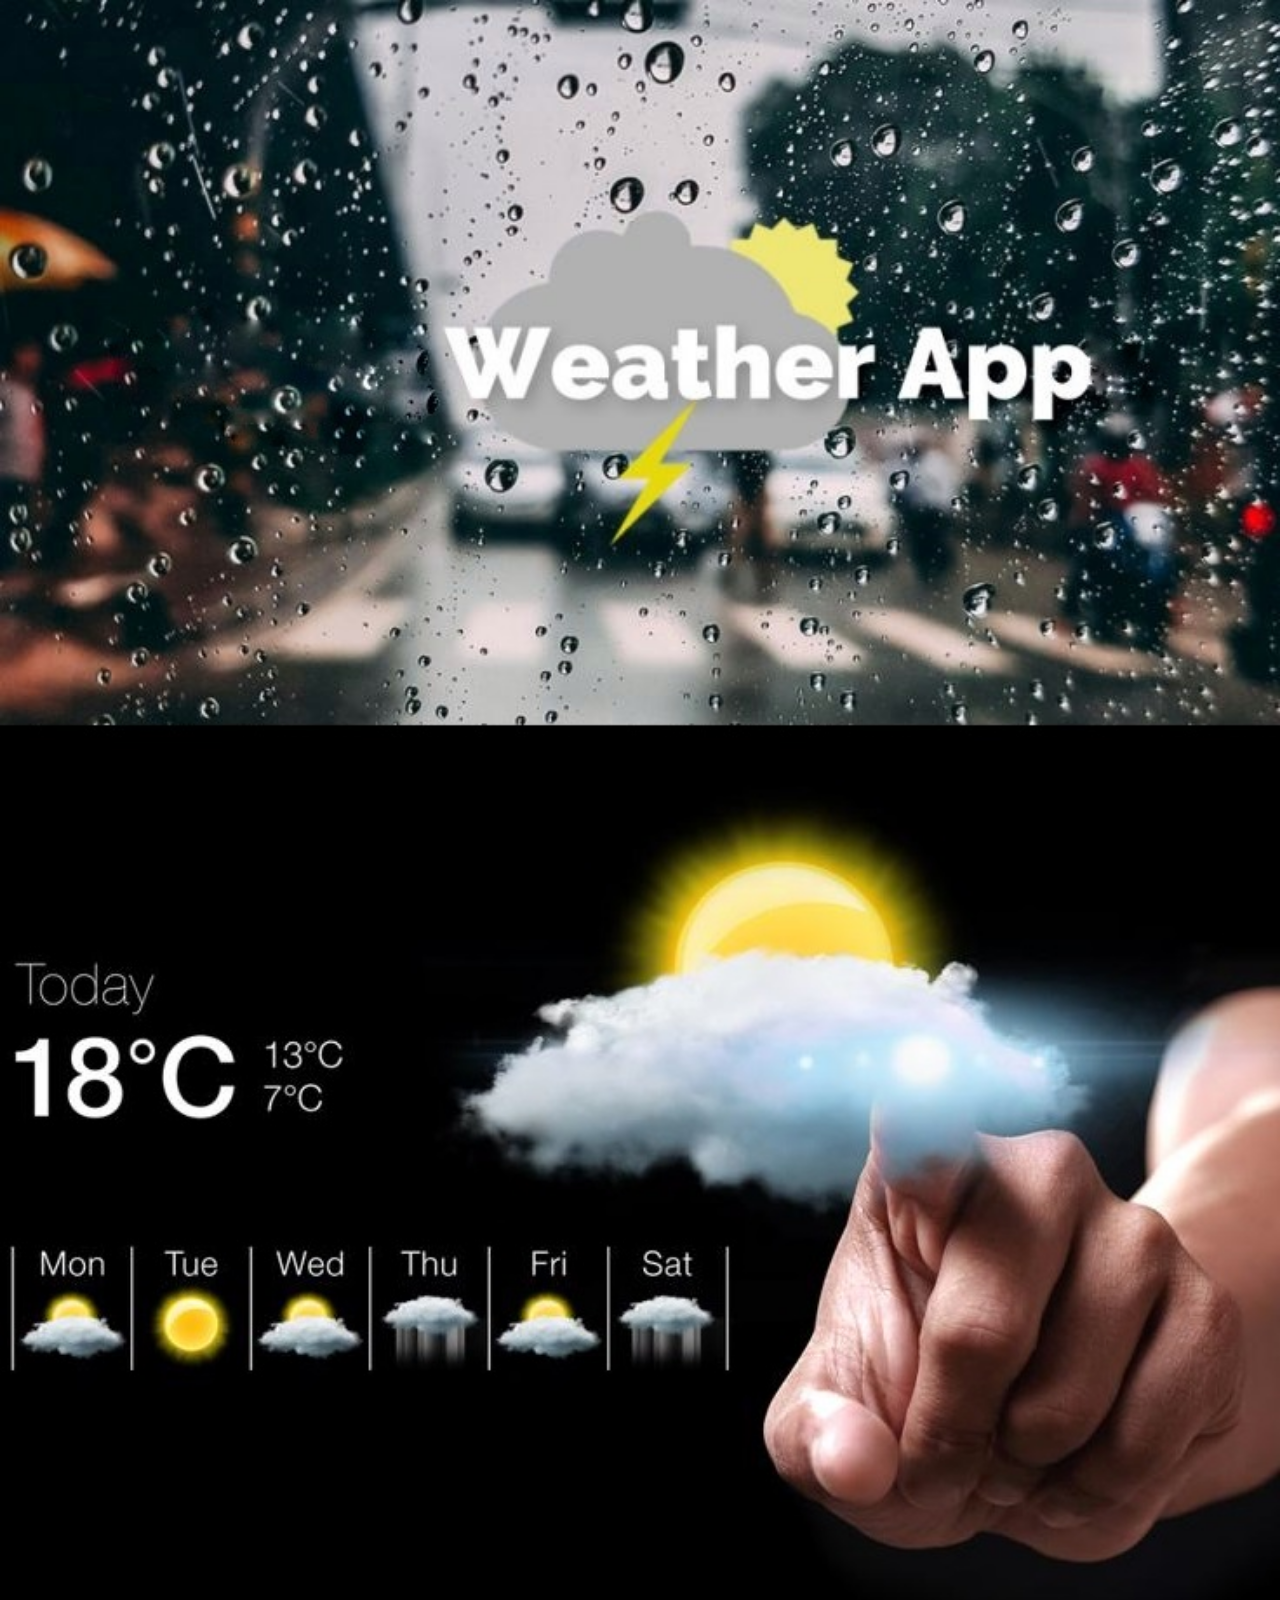
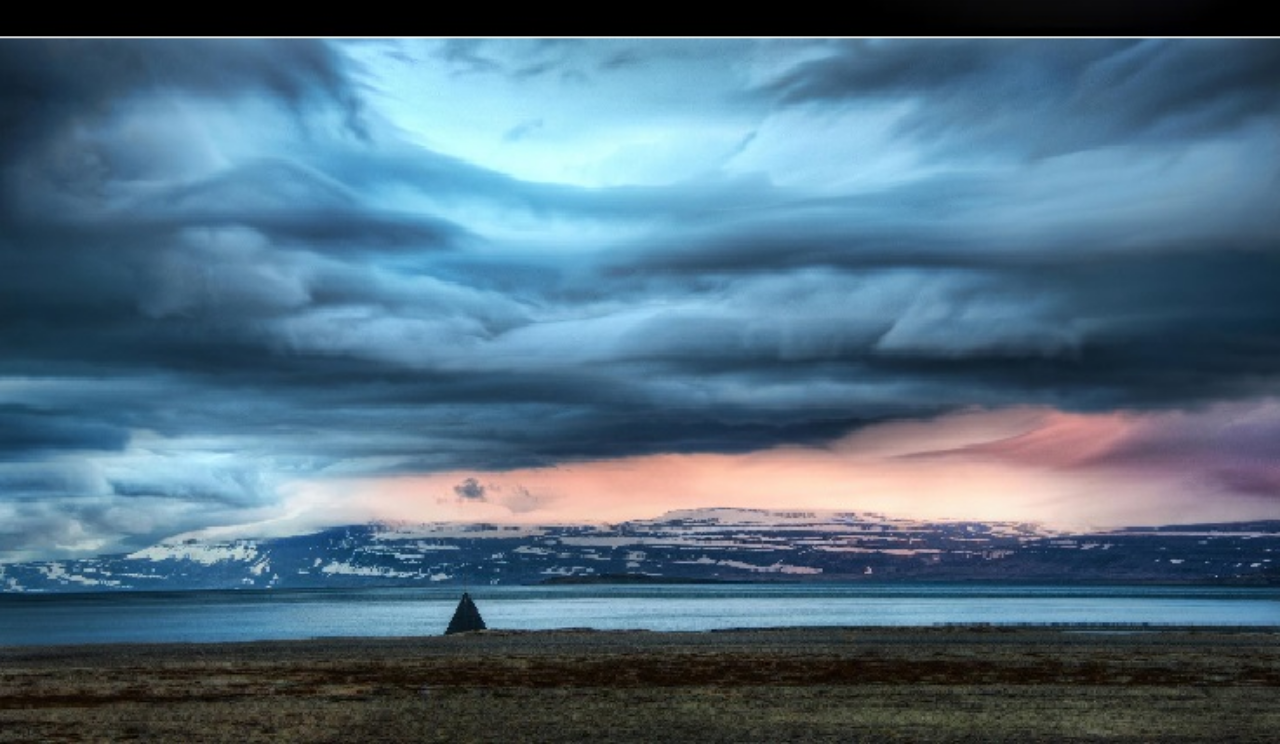
<file: SOURCE CODE/index.html>
<!DOCTYPE html>
<html>
    <head>
        <link rel="stylesheet" href="https://maxcdn.bootstrapcdn.com/bootstrap/3.4.1/css/bootstrap.min.css">
    <link rel="stylesheet" href="https://maxcdn.bootstrapcdn.com/bootstrap/4.0.0/css/bootstrap.min.css" integrity="sha384-Gn5384xqQ1aoWXA+058RXPxPg6fy4IWvTNh0E263XmFcJlSAwiGgFAW/dAiS6JXm" crossorigin="anonymous">
    <link rel="stylesheet" href="https://maxcdn.bootstrapcdn.com/bootstrap/4.5.2/css/bootstrap.min.css">
    </head>
    <style>
    responsive-image
    {
    width: 100%;
    background-size: 100% 100%;
   } 
        </style>
<body>


    <a href="index1.html">
<img src="backimage.jpeg"  width="121000"  class="img-responsive img-fluid ">
    </a>



</body>
</html>
</file>
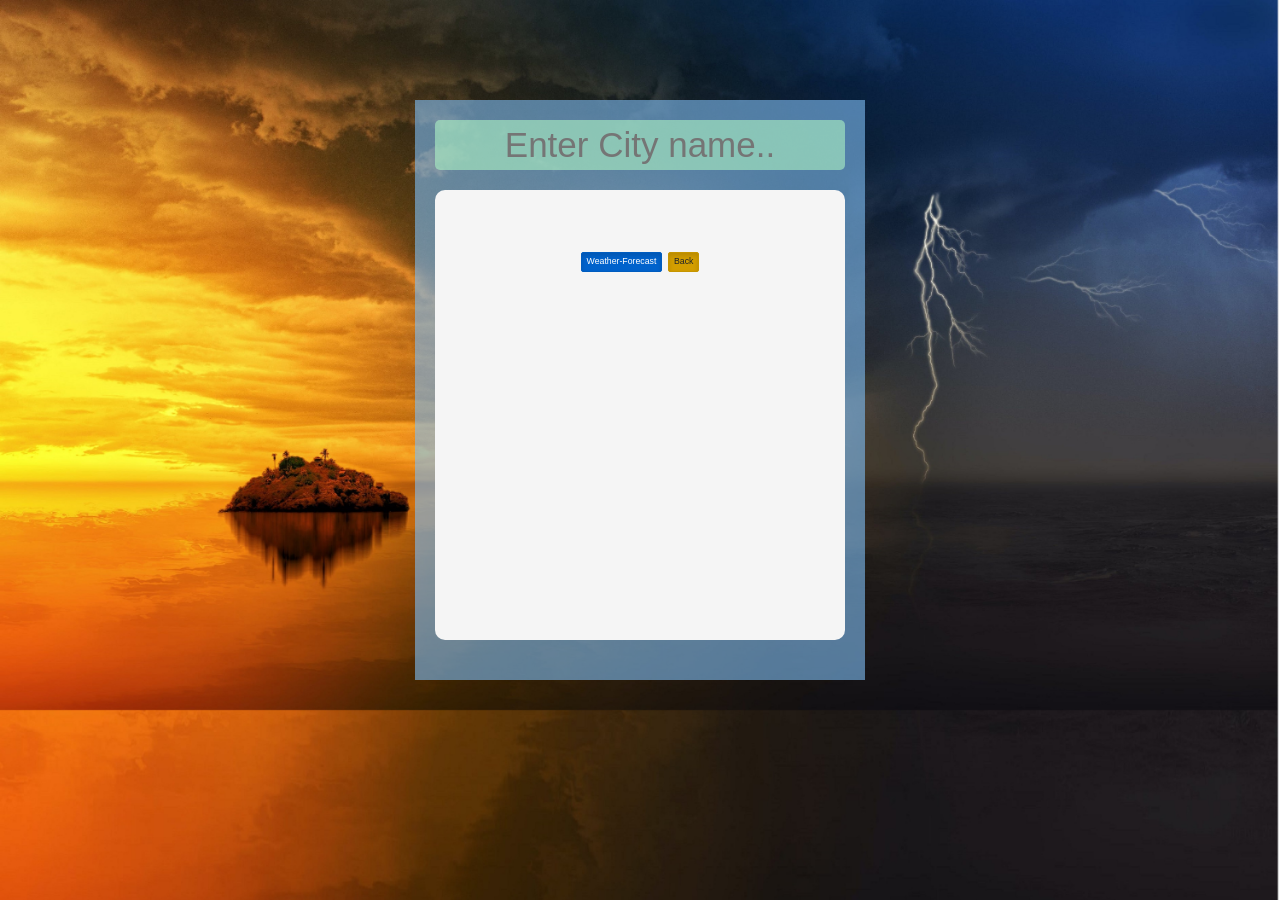
<file: SOURCE CODE/index1.html>
<!DOCTYPE html>
<html lang="en">
<head>
    <meta charset="UTF-8">
    <meta http-equiv="X-UA-Compatible" content="IE=edge">
    <meta name="viewport" content="width=device-width, initial-scale=1.0">
    <link rel="stylesheet" href="style.css">
    <link rel="stylesheet" href="https://maxcdn.bootstrapcdn.com/bootstrap/3.4.1/css/bootstrap.min.css">
    <link rel="stylesheet" href="https://maxcdn.bootstrapcdn.com/bootstrap/4.0.0/css/bootstrap.min.css" integrity="sha384-Gn5384xqQ1aoWXA+058RXPxPg6fy4IWvTNh0E263XmFcJlSAwiGgFAW/dAiS6JXm" crossorigin="anonymous">
    <title>Weather App</title>
    <style>
    div.a:hover
    {
         -webkit-transform: scale(2,2);
    }
    div.b:hover
    {
         -webkit-transform: scale(1.4,1.4);
    }
    a.a:hover
    {
        -webkit-transform: scale(1.2,1.2);
    }
    </style>
</head>

<body background="backgroundimg.jpeg">
    <div class="container-fluid">
          <div class="app-main h-25">
         <div class="searchInputBox">
          <input type="text" id="input-box" class="input-box" style="font-size:35px" placeholder="Enter City name.."
        autocomplete="off">
        </div>
    <div class="weather-body" style="font-size:20px">
    <div class="">
    <div class="d-none d-xl-block a " id="city"></div>
    <div class="d-none d-xl-block b " id="date"></div>
        </div>
        <div class="weather-status">
            <div class="temp a" style="font-size:30px" id="temp"> </div>
            <div class="min-max d-none d-xl-block b" id="min-max"> </div>
            <div class="weather d-none d-xl-block b " id="weather"></div>
            
            <div class="img"></div>
            <a href="index2.html" class="btn btn-primary  btn-xs btn-sm btn-lg active a" role="button" aria-pressed="true">Weather-Forecast</a>
            <a href="index.html" class="btn btn-warning  btn-xs btn-sm btn-lg active a" role="button" aria-pressed="true">Back</a>
        </div>
    </div>
 </div>
</div>
 
 <script src="app.js"></script>
</body>
</html>
</file>
<file: SOURCE CODE/style.css>
*{
    margin:0;
    padding:0;
    box-sizing: border-box;
}
body{
    background-image: url('backgroundimg.jpeg');
    height:100vh;
    overflow: hidden;
    background-repeat: no-repeat;
   /* background-position: top center;*/
    font-family: Arial, Helvetica, sans-serif;
    background-size:cover;
}
.app-main{
    width:50vh;
    margin:100px auto;
    background-color: rgba(127, 190, 245, 0.6);
    padding: 20px;
    text-align: center;
}

.app-main >* {
    margin-bottom: 20px;
}

.input-box{
    width:100%;
    background-color: rgba(174, 243, 197, 0.6);
    border:none;
    outline: none;
    color:#582233;
    font-size: 1.2rem;
    height:50px;
    border-radius: 5px;
    padding:0 10px;
    text-align:center;
}

.input-box:focus{
    background-color: rgb(132, 248, 142);
}
.weather-body{
color:#582233;
padding:20px;
line-height: 2rem;
border-radius: 10px;
/*background-color: rgb(250, 250, 250)*/
background-color:whitesmoke;
height: 50vh;
}

.location-details{
    font-weight: bold;
}

.weather-status{
    padding:20px;
}

.temp{
    font-size: 50pt;
    font-weight: 700;
    margin:20px 0;
    text-shadow: 2px 4px rgba(121, 224, 126, 0.3);
}

.min-max , .weather{
    font-size: 12pt;
    font-weight: 600;
}
</file>
